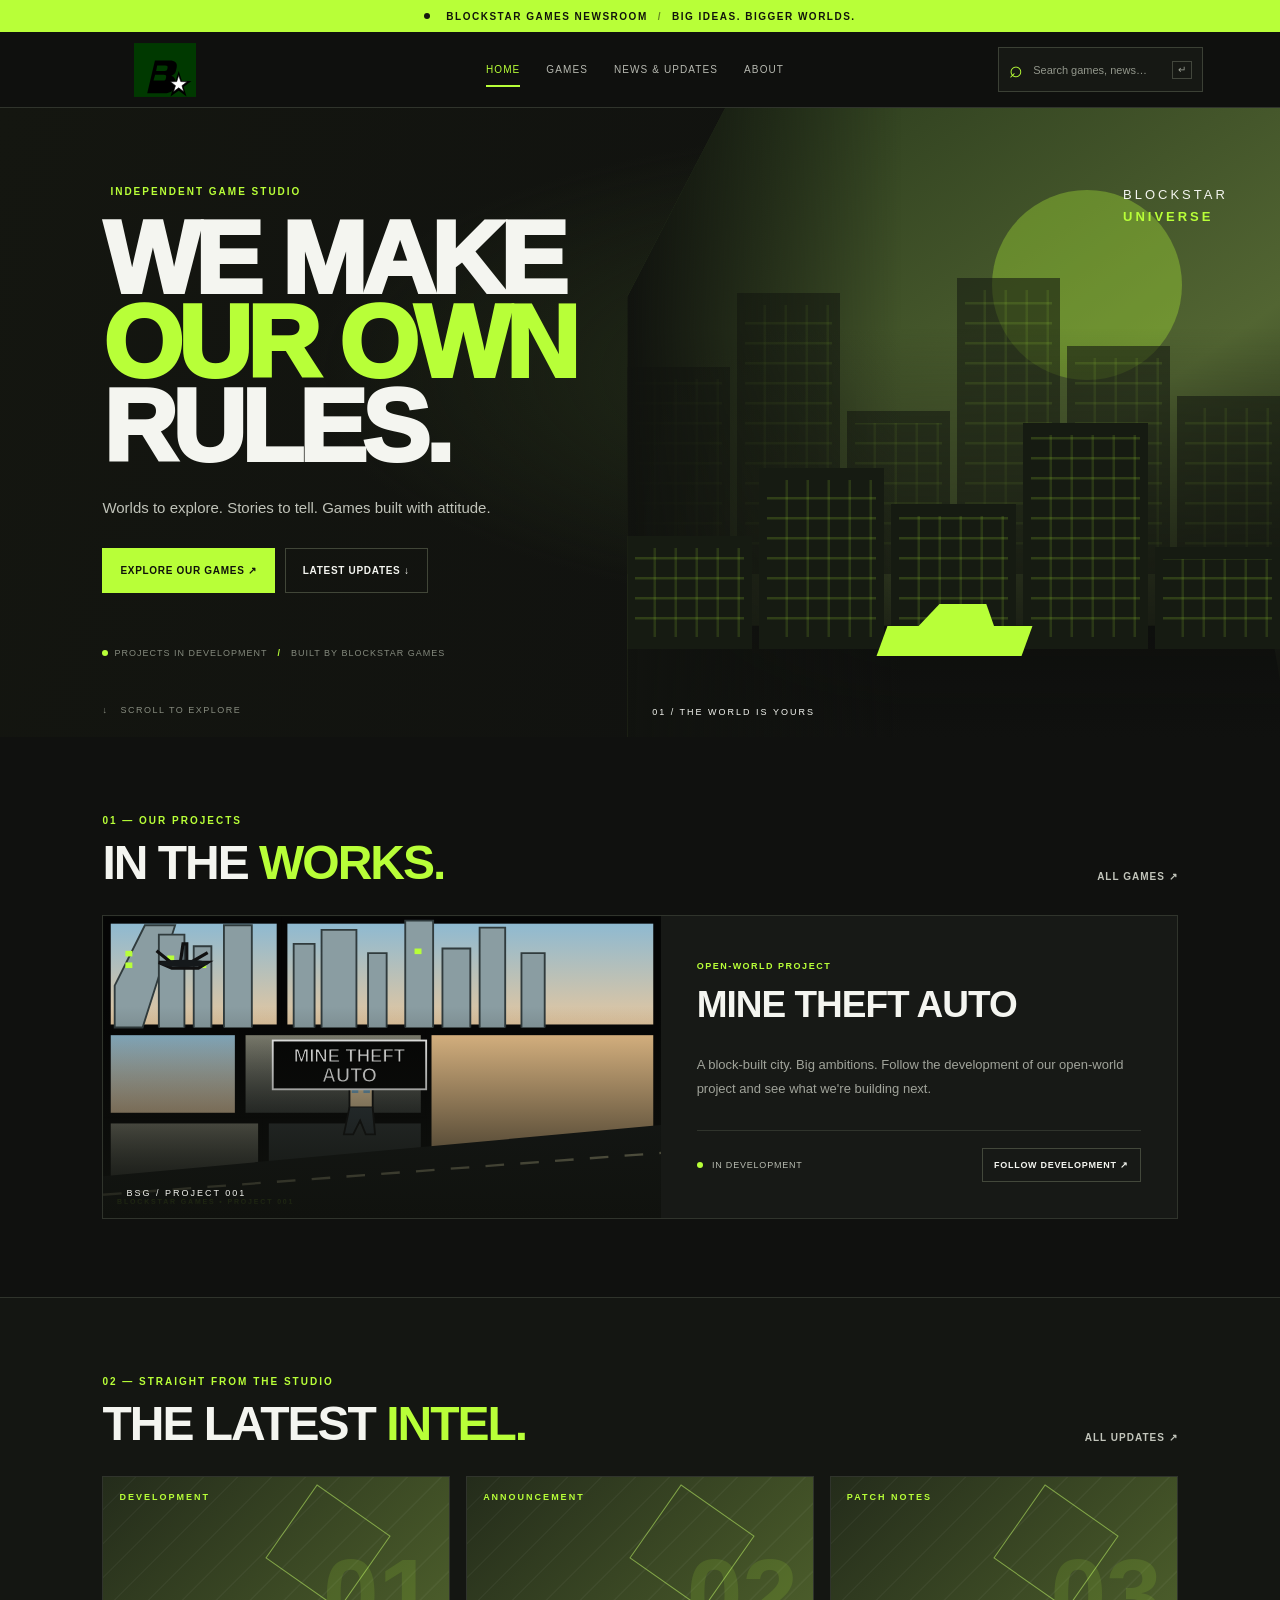
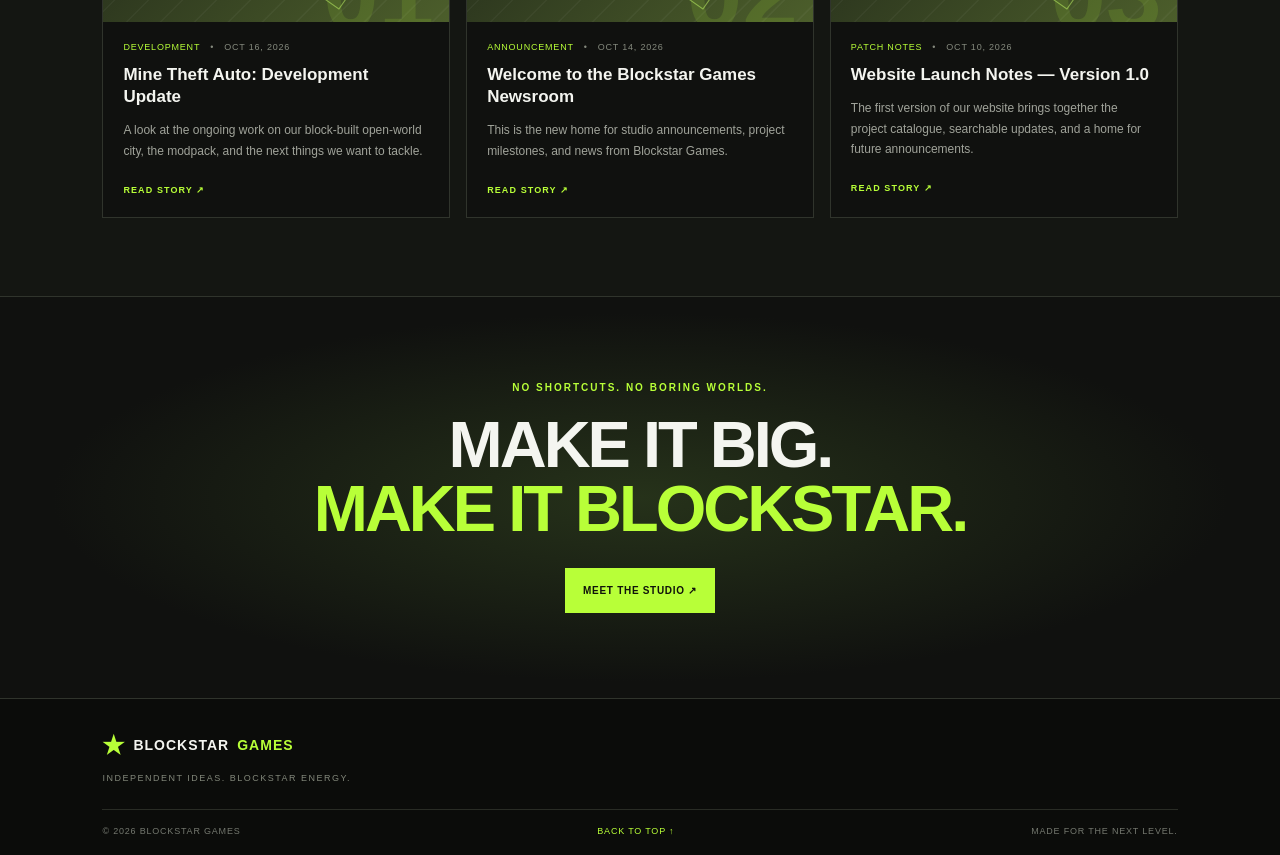
<file: index.html>
<!doctype html>
<html lang="en">
<head>
<meta charset="utf-8"><meta name="viewport" content="width=device-width,initial-scale=1"><meta name="theme-color" content="#10110f">
<meta name="description" content="Blockstar Games — games, studio news, and development updates.">
<title>Blockstar Games — Official Website</title><link rel="stylesheet" href="styles.css">
</head>
<body>
<div class="ticker"><span class="pulse"></span> BLOCKSTAR GAMES NEWSROOM <b>/</b> BIG IDEAS. BIGGER WORLDS.</div>
<header class="header"><a class="brand" href="#home"><img class="brand-logo" src="assets/blockstar-logo.svg" alt="Blockstar Games"><span class="sr-only">BLOCKSTAR GAMES</span></a><button id="menu" class="menu" aria-label="Toggle navigation">☰</button><nav id="nav"><a class="navlink active" href="#home">Home</a><a class="navlink" href="#games">Games</a><a class="navlink" href="#news">News & Updates</a><a class="navlink" href="#about">About</a></nav><label class="search"><span>⌕</span><input id="globalSearch" type="search" placeholder="Search games, news…" aria-label="Search website"><kbd>↵</kbd></label></header>
<main>
<section class="page active" id="home">
<section class="hero"><div class="hero-copy"><p class="eyebrow"><i></i> INDEPENDENT GAME STUDIO</p><h1>WE MAKE<br><span>OUR OWN</span><br>RULES.</h1><p class="lead">Worlds to explore. Stories to tell. Games built with attitude.</p><div class="actions"><a class="btn primary" href="#games">EXPLORE OUR GAMES ↗</a><a class="btn" href="#news">LATEST UPDATES ↓</a></div><p class="hero-foot"><span class="pulse"></span> PROJECTS IN DEVELOPMENT <b>/</b> BUILT BY BLOCKSTAR GAMES</p></div><div class="city" aria-label="Stylized fictional city"><div class="sun"></div><div class="city-label">BLOCKSTAR<br><strong>UNIVERSE</strong></div><div class="buildings back"><i></i><i></i><i></i><i></i><i></i><i></i></div><div class="buildings front"><i></i><i></i><i></i><i></i><i></i></div><div class="street"></div><div class="car"></div><small>01 / THE WORLD IS YOURS</small></div><div class="scrollhint">↓ &nbsp; SCROLL TO EXPLORE</div></section>
<section class="section"><div class="section-head"><div><p class="eyebrow">01 — OUR PROJECTS</p><h2>IN THE <span>WORKS.</span></h2></div><a class="textlink" href="#games">ALL GAMES ↗</a></div><article class="featured"><div class="feature-art"><img class="feature-image" src="assets/mine-theft-auto.svg" alt="Mine Theft Auto game artwork"><small>BSG / PROJECT 001</small></div><div class="feature-copy"><p class="tag">OPEN-WORLD PROJECT</p><h3>MINE THEFT AUTO</h3><p>A block-built city. Big ambitions. Follow the development of our open-world project and see what we're building next.</p><div class="feature-bottom"><span class="status"><i></i> IN DEVELOPMENT</span><a class="btn mini" href="#news">FOLLOW DEVELOPMENT ↗</a></div></div></article></section>
<section class="section dark"><div class="section-head"><div><p class="eyebrow">02 — STRAIGHT FROM THE STUDIO</p><h2>THE LATEST <span>INTEL.</span></h2></div><a class="textlink" href="#news">ALL UPDATES ↗</a></div><div class="news-grid" id="homeNews"></div></section>
<section class="manifesto"><p class="eyebrow">NO SHORTCUTS. NO BORING WORLDS.</p><h2>MAKE IT BIG.<br><span>MAKE IT BLOCKSTAR.</span></h2><a class="btn primary" href="#about">MEET THE STUDIO ↗</a></section>
</section>
<section class="page" id="games"><div class="page-banner"><p class="eyebrow">BLOCKSTAR GAMES / CATALOGUE</p><h1>OUR <span>GAMES.</span></h1><p>Every project starts somewhere. Here's what we're building.</p></div><div class="toolbar"><span class="count" id="gameCount">1 PROJECT / ALL PROJECTS</span><label class="page-search">⌕ <input id="gameSearch" type="search" placeholder="Find a game…" aria-label="Search games"></label></div><div class="games-grid" id="gamesGrid"></div></section>
<section class="page" id="news"><div class="page-banner"><p class="eyebrow">BLOCKSTAR GAMES / TRANSMISSIONS</p><h1>NEWS & <span>UPDATES.</span></h1><p>Development logs, announcements, patch notes, and studio news.</p></div><div class="toolbar"><span class="count" id="newsCount">LATEST STORIES / FROM THE STUDIO</span><label class="page-search">⌕ <input id="newsSearch" type="search" placeholder="Search updates…" aria-label="Search news"></label></div><div class="filters" id="filters"><button class="filter active" data-filter="All">All posts</button><button class="filter" data-filter="Development">Development</button><button class="filter" data-filter="Announcement">Announcements</button><button class="filter" data-filter="Patch Notes">Patch notes</button></div><div class="news-list" id="newsList"></div></section>
<section class="page" id="about"><div class="page-banner"><p class="eyebrow">BLOCKSTAR GAMES / WHO WE ARE</p><h1>SMALL STUDIO.<br><span>BIG IDEAS.</span></h1><p>We're here to build memorable games and share the journey along the way.</p></div><div class="about"><div class="about-mark"><img src="assets/blockstar-logo.svg" alt="Blockstar Games logo"></div><div><p class="eyebrow">THE BLOCKSTAR APPROACH</p><h2>BUILD IT.<br>BREAK IT.<br><span>MAKE IT BETTER.</span></h2><p>Blockstar Games is an independent game studio working on original projects. This website is the home for our games, announcements, and development updates.</p><p class="muted">The current articles are sample content to get the website started. Replace them with official studio news when you're ready.</p><a class="btn primary" href="#news">READ THE LATEST ↗</a></div></div></section>
<section class="page" id="results"><div class="page-banner"><p class="eyebrow">BLOCKSTAR GAMES / SEARCH</p><h1>SEARCH <span>RESULTS.</span></h1><p id="searchSummary">Find a game or story.</p></div><div class="results-grid" id="resultsGrid"></div></section>
</main>
<footer><a class="footer-brand" href="#home"><span>★</span> BLOCKSTAR <em>GAMES</em></a><p>INDEPENDENT IDEAS. BLOCKSTAR ENERGY.</p><div class="footer-bottom"><span>© <span id="year"></span> BLOCKSTAR GAMES</span><a href="#home">BACK TO TOP ↑</a><span>MADE FOR THE NEXT LEVEL.</span></div></footer><div class="toast" id="toast" role="status" aria-live="polite"></div><script src="script.js"></script></body></html>
</file>
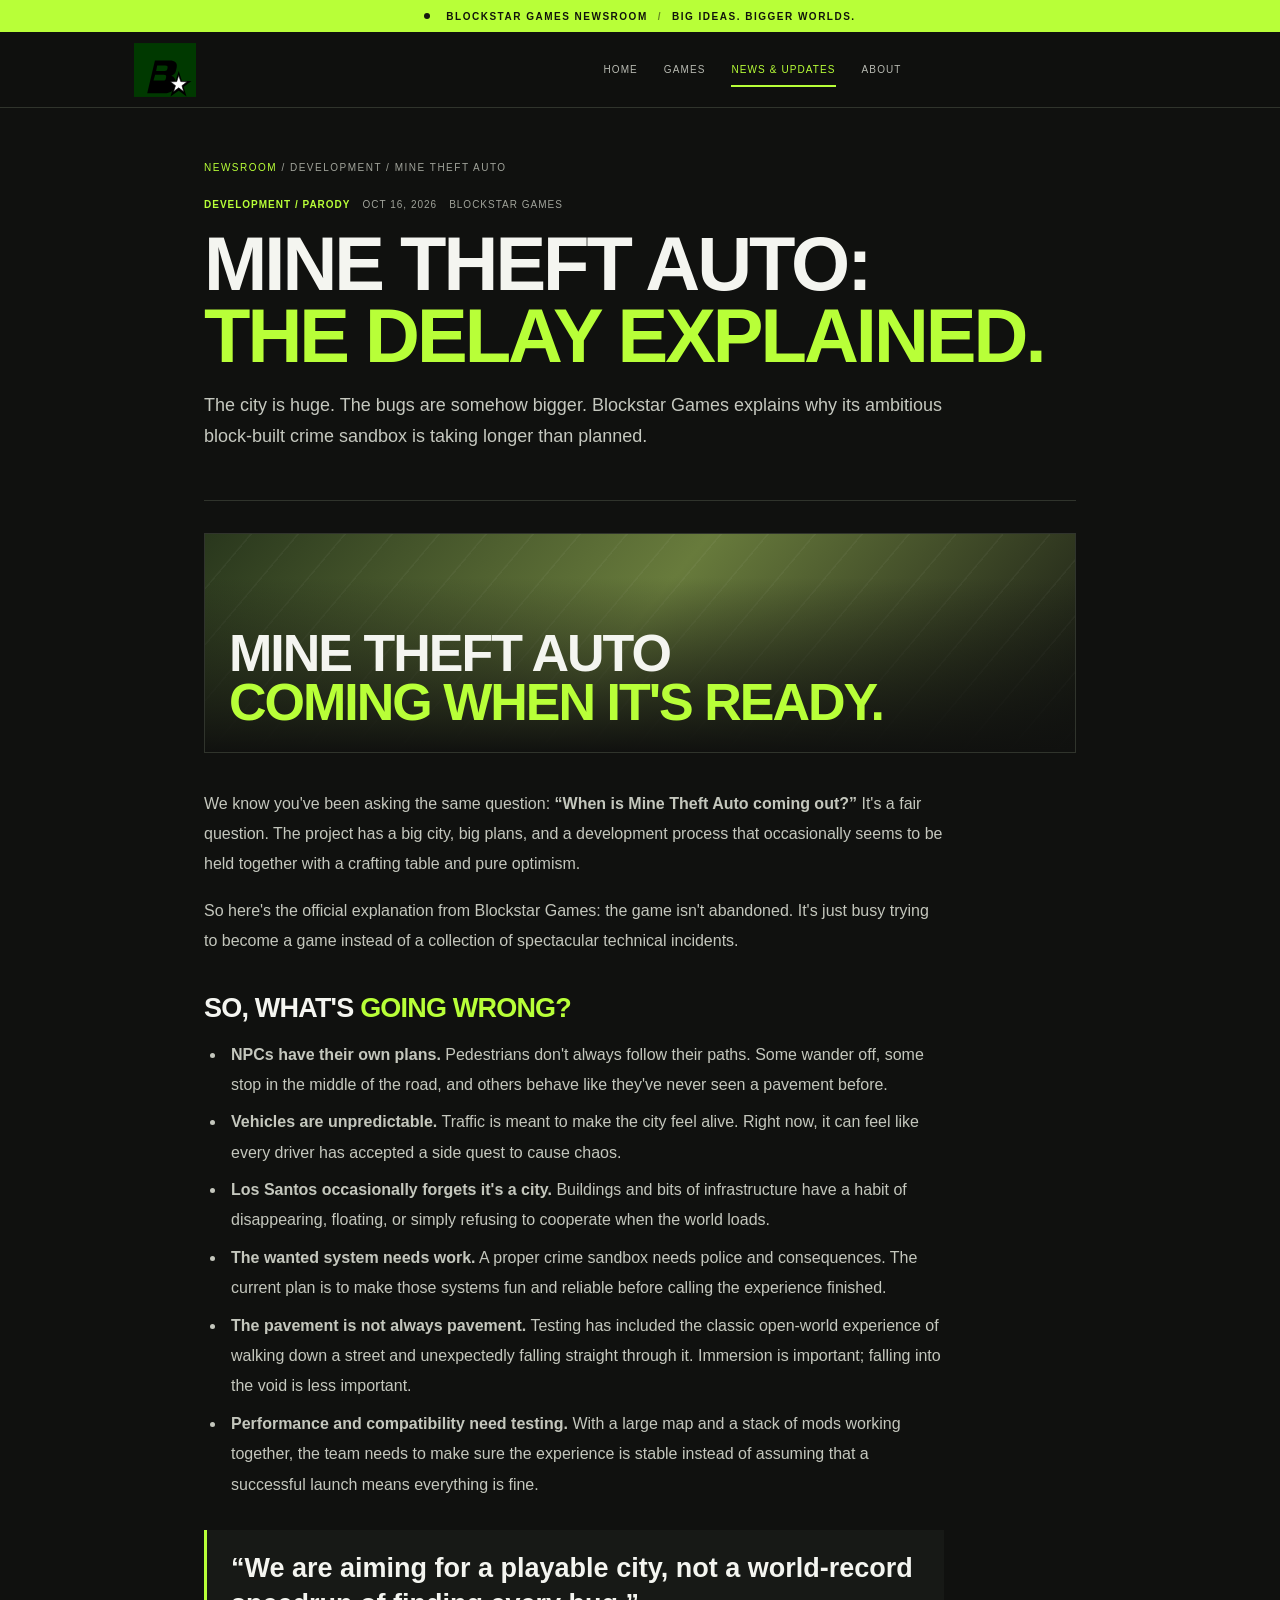
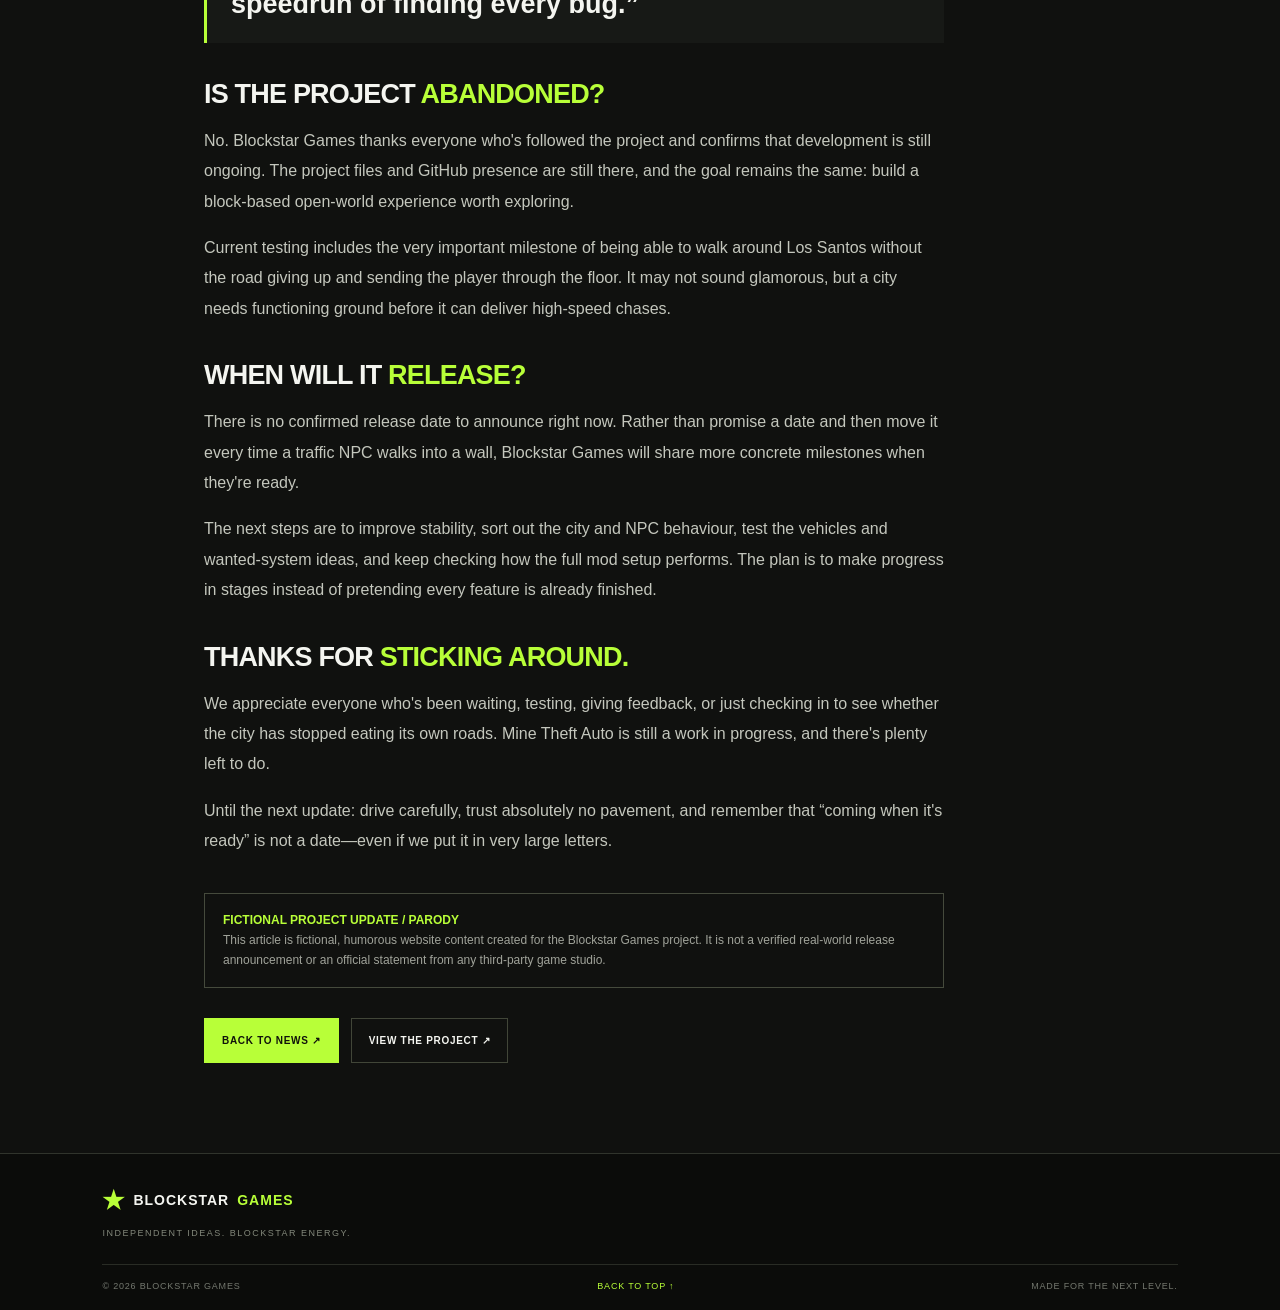
<file: delay-story.html>
<!doctype html>
<html lang="en">
<head>
<meta charset="utf-8">
<meta name="viewport" content="width=device-width,initial-scale=1">
<meta name="theme-color" content="#10110f">
<meta name="description" content="Blockstar Games explains the fictional development delays behind Mine Theft Auto.">
<title>Mine Theft Auto Delays Explained — Blockstar Games</title>
<link rel="stylesheet" href="styles.css">
<style>
.article-wrap{max-width:920px;margin:0 auto;padding:54px 24px 90px}.crumbs{font-size:10px;letter-spacing:1.5px;text-transform:uppercase;color:#a0a39a;margin-bottom:26px}.crumbs a{color:#b8ff38}.article-head{border-bottom:1px solid #30342c;padding-bottom:30px;margin-bottom:32px}.article-head h1{font-size:clamp(38px,7vw,76px);line-height:.95;letter-spacing:-3px;margin:18px 0}.article-head h1 span{color:#b8ff38}.article-deck{font-size:18px;line-height:1.7;color:#c5c8bf;max-width:740px}.article-meta{display:flex;flex-wrap:wrap;gap:12px;color:#a0a39a;font-size:10px;letter-spacing:1px}.article-tag{color:#b8ff38;font-weight:900}.article-hero{margin:30px 0 36px;border:1px solid #30342c;position:relative;overflow:hidden;background:linear-gradient(130deg,#29371d,#687b3c 48%,#141612);min-height:220px;display:flex;align-items:flex-end;padding:24px}.article-hero:before{content:"";position:absolute;inset:0;background:linear-gradient(0deg,#10110f,transparent 80%),repeating-linear-gradient(130deg,transparent 0 34px,#ffffff0a 35px 36px)}.article-hero strong{position:relative;font-size:clamp(28px,5vw,52px);letter-spacing:-2px;line-height:.95}.article-body{max-width:740px}.article-body p{font-size:16px;line-height:1.9;color:#c4c7bd}.article-body h2{font-size:27px;letter-spacing:-.8px;margin:36px 0 10px}.article-body h2 span{color:#b8ff38}.article-body ul{padding-left:22px;color:#c4c7bd;line-height:1.9}.article-body li{padding-left:5px;margin:7px 0}.pullquote{margin:30px 0;padding:20px 24px;border-left:3px solid #b8ff38;background:#171916;font-size:clamp(20px,3vw,27px);font-weight:900;line-height:1.35}.disclaimer{margin-top:36px;border:1px solid #454a3c;padding:16px 18px;color:#a0a39a;font-size:12px;line-height:1.7}.article-actions{display:flex;gap:12px;flex-wrap:wrap;margin-top:30px}@media(max-width:600px){.article-wrap{padding:35px 18px 60px}.article-body p{font-size:15px}.article-hero{min-height:180px}}
</style>
</head>
<body>
<div class="ticker"><span class="pulse"></span> BLOCKSTAR GAMES NEWSROOM <b>/</b> BIG IDEAS. BIGGER WORLDS.</div>
<header class="header"><a class="brand" href="index.html#home"><img class="brand-logo" src="assets/blockstar-logo.svg" alt="Blockstar Games"><span class="sr-only">BLOCKSTAR GAMES</span></a><button id="menu" class="menu" aria-label="Toggle navigation">☰</button><nav id="nav"><a class="navlink" href="index.html#home">Home</a><a class="navlink" href="index.html#games">Games</a><a class="navlink active" href="index.html#news">News &amp; Updates</a><a class="navlink" href="index.html#about">About</a></nav></header>
<main>
<div class="article-wrap">
<div class="crumbs"><a href="index.html#news">NEWSROOM</a> / DEVELOPMENT / MINE THEFT AUTO</div>
<header class="article-head">
<div class="article-meta"><span class="article-tag">DEVELOPMENT / PARODY</span><span>OCT 16, 2026</span><span>BLOCKSTAR GAMES</span></div>
<h1>MINE THEFT AUTO:<br><span>THE DELAY EXPLAINED.</span></h1>
<p class="article-deck">The city is huge. The bugs are somehow bigger. Blockstar Games explains why its ambitious block-built crime sandbox is taking longer than planned.</p>
</header>
<div class="article-hero"><strong>MINE THEFT AUTO<br><span style="color:#b8ff38">COMING WHEN IT'S READY.</span></strong></div>
<article class="article-body">
<p>We know you've been asking the same question: <strong>“When is Mine Theft Auto coming out?”</strong> It's a fair question. The project has a big city, big plans, and a development process that occasionally seems to be held together with a crafting table and pure optimism.</p>
<p>So here's the official explanation from Blockstar Games: the game isn't abandoned. It's just busy trying to become a game instead of a collection of spectacular technical incidents.</p>
<h2>SO, WHAT'S <span>GOING WRONG?</span></h2>
<ul>
<li><strong>NPCs have their own plans.</strong> Pedestrians don't always follow their paths. Some wander off, some stop in the middle of the road, and others behave like they've never seen a pavement before.</li>
<li><strong>Vehicles are unpredictable.</strong> Traffic is meant to make the city feel alive. Right now, it can feel like every driver has accepted a side quest to cause chaos.</li>
<li><strong>Los Santos occasionally forgets it's a city.</strong> Buildings and bits of infrastructure have a habit of disappearing, floating, or simply refusing to cooperate when the world loads.</li>
<li><strong>The wanted system needs work.</strong> A proper crime sandbox needs police and consequences. The current plan is to make those systems fun and reliable before calling the experience finished.</li>
<li><strong>The pavement is not always pavement.</strong> Testing has included the classic open-world experience of walking down a street and unexpectedly falling straight through it. Immersion is important; falling into the void is less important.</li>
<li><strong>Performance and compatibility need testing.</strong> With a large map and a stack of mods working together, the team needs to make sure the experience is stable instead of assuming that a successful launch means everything is fine.</li>
</ul>
<div class="pullquote">“We are aiming for a playable city, not a world-record speedrun of finding every bug.”</div>
<h2>IS THE PROJECT <span>ABANDONED?</span></h2>
<p>No. Blockstar Games thanks everyone who's followed the project and confirms that development is still ongoing. The project files and GitHub presence are still there, and the goal remains the same: build a block-based open-world experience worth exploring.</p>
<p>Current testing includes the very important milestone of being able to walk around Los Santos without the road giving up and sending the player through the floor. It may not sound glamorous, but a city needs functioning ground before it can deliver high-speed chases.</p>
<h2>WHEN WILL IT <span>RELEASE?</span></h2>
<p>There is no confirmed release date to announce right now. Rather than promise a date and then move it every time a traffic NPC walks into a wall, Blockstar Games will share more concrete milestones when they're ready.</p>
<p>The next steps are to improve stability, sort out the city and NPC behaviour, test the vehicles and wanted-system ideas, and keep checking how the full mod setup performs. The plan is to make progress in stages instead of pretending every feature is already finished.</p>
<h2>THANKS FOR <span>STICKING AROUND.</span></h2>
<p>We appreciate everyone who's been waiting, testing, giving feedback, or just checking in to see whether the city has stopped eating its own roads. Mine Theft Auto is still a work in progress, and there's plenty left to do.</p>
<p>Until the next update: drive carefully, trust absolutely no pavement, and remember that “coming when it's ready” is not a date—even if we put it in very large letters.</p>
<div class="disclaimer"><strong style="color:#b8ff38">FICTIONAL PROJECT UPDATE / PARODY</strong><br>This article is fictional, humorous website content created for the Blockstar Games project. It is not a verified real-world release announcement or an official statement from any third-party game studio.</div>
<div class="article-actions"><a class="btn primary" href="index.html#news">BACK TO NEWS ↗</a><a class="btn" href="index.html#games">VIEW THE PROJECT ↗</a></div>
</article>
</div>
</main>
<footer><a class="footer-brand" href="index.html#home"><span>★</span> BLOCKSTAR <em>GAMES</em></a><p>INDEPENDENT IDEAS. BLOCKSTAR ENERGY.</p><div class="footer-bottom"><span>© <span id="year"></span> BLOCKSTAR GAMES</span><a href="#top">BACK TO TOP ↑</a><span>MADE FOR THE NEXT LEVEL.</span></div></footer>
<script>document.querySelector('#year').textContent=new Date().getFullYear();document.querySelector('#menu').addEventListener('click',()=>document.querySelector('#nav').classList.toggle('open'));</script>
</body></html>
</file>
<file: styles.css>
:root{--bg:#10110f;--panel:#171916;--green:#b8ff38;--white:#f4f5f0;--muted:#a0a39a;--line:#30342c}*{box-sizing:border-box}html{scroll-behavior:smooth;scroll-padding-top:90px}body{margin:0;background:var(--bg);color:var(--white);font-family:Arial,Helvetica,sans-serif;overflow-x:hidden}a{color:inherit;text-decoration:none}button,input{font:inherit}.ticker{height:32px;background:var(--green);color:#11150b;display:flex;align-items:center;justify-content:center;gap:10px;font-size:10px;letter-spacing:1.5px;font-weight:900}.pulse{display:inline-block;width:6px;height:6px;border-radius:50%;background:var(--green);margin-right:6px}.ticker .pulse{background:#15190d}.ticker b{opacity:.5}.header{height:76px;padding:0 6%;display:flex;align-items:center;gap:30px;border-bottom:1px solid var(--line);background:#10110ff2;position:sticky;top:0;z-index:10;backdrop-filter:blur(12px)}.brand{display:flex;align-items:center;gap:8px;min-width:195px;font-size:14px;font-weight:900;letter-spacing:1px}.brand em,.footer-brand em{font-style:normal;color:var(--green)}.brandstar{font-size:29px;color:var(--green)}nav{display:flex;align-items:center;gap:26px;margin:auto}.navlink{font-size:10px;letter-spacing:1.1px;text-transform:uppercase;color:#b7b9b1;padding:30px 0;position:relative}.navlink:hover,.navlink.active{color:var(--green)}.navlink.active:after{content:"";height:2px;background:var(--green);position:absolute;bottom:18px;left:0;right:0}.search{display:flex;align-items:center;gap:8px;width:205px;padding:8px 10px;border:1px solid #3b4035;background:#161814;color:var(--green)}.search>span,.page-search{font-size:23px}.search input,.page-search input{width:100%;min-width:0;background:transparent;border:0;outline:0;color:var(--white);font-size:11px}.search input::placeholder,.page-search input::placeholder{color:#92968b}.search kbd{font-size:10px;color:#999d92;border:1px solid #42463c;padding:2px 5px}.menu{display:none;background:none;border:1px solid var(--line);color:var(--green);padding:8px}.page{display:none}.page.active{display:block}.hero{min-height:620px;padding:78px 8% 70px;position:relative;display:flex;align-items:center;overflow:hidden;background:radial-gradient(ellipse at 75% 42%,#27331a,transparent 48%),linear-gradient(110deg,#141610,#10110f 75%)}.hero-copy{position:relative;z-index:2;width:56%}.eyebrow{display:flex;align-items:center;gap:8px;color:var(--green);font-size:10px;font-weight:900;letter-spacing:2px;margin:0 0 20px}.hero h1{font-size:clamp(62px,8vw,106px);line-height:.82;letter-spacing:-5px;margin:0 0 26px;font-weight:1000}.hero h1 span,.section-head h2 span,.page-banner h1 span,.manifesto h2 span,.about h2 span{color:var(--green)}.lead{font-size:15px;line-height:1.7;color:#c0c3b9;max-width:390px}.actions{display:flex;gap:10px;flex-wrap:wrap;margin-top:28px}.btn{display:inline-flex;align-items:center;justify-content:center;gap:13px;min-height:45px;padding:0 17px;border:1px solid #414638;font-size:10px;letter-spacing:.7px;font-weight:900;transition:.2s}.btn:hover{border-color:var(--green);color:var(--green)}.btn.primary{background:var(--green);color:#10130b;border-color:var(--green)}.btn.primary:hover{background:#d0ff80}.hero-foot{display:flex;align-items:center;flex-wrap:wrap;margin-top:55px;font-size:9px;letter-spacing:1px;color:#858a7e}.hero-foot b{margin:0 10px;color:var(--green)}.city{position:absolute;right:0;top:0;width:51%;height:100%;overflow:hidden;background:linear-gradient(145deg,#27371b,#526532 60%,#171b12);clip-path:polygon(15% 0,100% 0,100% 100%,0 100%,0 30%)}.city:after{content:"";position:absolute;inset:0;background:linear-gradient(90deg,#11130f 0%,transparent 42%),linear-gradient(0deg,#10110f,transparent 65%)}.sun{position:absolute;width:190px;height:190px;border-radius:50%;right:15%;top:13%;background:#b8ff3850}.city-label{position:absolute;right:8%;top:12%;font-size:13px;letter-spacing:3px;line-height:1.7;z-index:1}.city-label strong{color:var(--green)}.buildings{position:absolute;left:0;right:0;display:flex;align-items:flex-end;gap:7px}.buildings i{display:block;flex:1;background:#161b12;position:relative}.buildings i:after{content:"";position:absolute;inset:12px 8px;background:repeating-linear-gradient(0deg,transparent 0 17px,#b8ff3828 18px 20px),repeating-linear-gradient(90deg,transparent 0 18px,#b8ff3820 19px 21px)}.buildings.back{height:47%;bottom:26%;opacity:.6}.back i:nth-child(1){height:70%}.back i:nth-child(2){height:95%}.back i:nth-child(3){height:55%}.back i:nth-child(4){height:100%}.back i:nth-child(5){height:77%}.back i:nth-child(6){height:60%}.buildings.front{height:36%;bottom:14%;z-index:1}.front i:nth-child(1){height:50%}.front i:nth-child(2){height:80%}.front i:nth-child(3){height:64%}.front i:nth-child(4){height:100%}.front i:nth-child(5){height:45%}.street{position:absolute;bottom:0;left:0;right:0;height:18%;background:#0a0c09;transform:perspective(100px) rotateX(3deg)}.car{position:absolute;z-index:2;bottom:13%;left:39%;width:145px;height:30px;background:var(--green);transform:skewX(-20deg)}.car:before{content:"";position:absolute;left:30px;top:-22px;width:78px;height:24px;background:var(--green);clip-path:polygon(18% 0,78% 0,100% 100%,0 100%)}.city small{position:absolute;z-index:2;bottom:20px;left:25px;font-size:9px;letter-spacing:2px}.scrollhint{position:absolute;bottom:22px;left:8%;font-size:9px;letter-spacing:1.5px;color:#888d80}.section{padding:78px 8%}.section-head{display:flex;justify-content:space-between;align-items:flex-end;margin-bottom:28px;gap:20px}.section-head .eyebrow{margin-bottom:13px}.section-head h2{font-size:clamp(30px,4vw,48px);letter-spacing:-2px;line-height:1;margin:0}.textlink{font-size:10px;font-weight:900;letter-spacing:1px;color:#c2c5bb;padding-bottom:5px}.textlink:hover{color:var(--green)}.featured{display:grid;grid-template-columns:1.08fr 1fr;border:1px solid var(--line);background:var(--panel)}.feature-art{min-height:300px;position:relative;overflow:hidden;background:linear-gradient(135deg,#28381b,#7d9144 55%,#171b12)}.feature-art:after{content:"";position:absolute;inset:0;background:linear-gradient(0deg,#10120e,transparent 70%)}.feature-mark{position:absolute;top:23px;left:24px;font-size:36px;color:var(--green);z-index:2;font-weight:900}.feature-city{position:absolute;bottom:0;left:0;right:0;height:55%;background:#161b12;clip-path:polygon(0 50%,10% 50%,10% 30%,23% 30%,23% 10%,38% 10%,38% 40%,52% 40%,52% 0,66% 0,66% 33%,79% 33%,79% 20%,90% 20%,90% 50%,100% 50%,100% 100%,0 100%)}.feature-car{position:absolute;bottom:17%;left:33%;width:145px;height:29px;background:var(--green);transform:skewX(-20deg);z-index:2}.feature-car:before{content:"";position:absolute;left:33px;top:-21px;width:75px;height:23px;background:var(--green);clip-path:polygon(15% 0,75% 0,100% 100%,0 100%)}.feature-art small{position:absolute;z-index:3;bottom:20px;left:23px;font-size:9px;letter-spacing:2px}.feature-copy{padding:36px;display:flex;flex-direction:column;justify-content:center}.tag{font-size:9px;letter-spacing:1.5px;color:var(--green);font-weight:900;margin-bottom:13px}.feature-copy h3{font-size:clamp(25px,3vw,37px);letter-spacing:-1px;margin:0 0 14px}.feature-copy>p:not(.tag){color:var(--muted);font-size:13px;line-height:1.8}.feature-bottom{border-top:1px solid var(--line);margin-top:17px;padding-top:17px;display:flex;align-items:center;justify-content:space-between;gap:10px;flex-wrap:wrap}.status{font-size:9px;letter-spacing:.8px;color:#b8bcb1}.status i{display:inline-block;width:6px;height:6px;border-radius:50%;background:var(--green);margin-right:6px}.mini{min-height:34px;border:1px solid #43483b;font-size:9px;padding:0 11px}.mini:hover{border-color:var(--green);color:var(--green)}.dark{background:#141612;border-top:1px solid var(--line)}.news-grid{display:grid;grid-template-columns:repeat(3,minmax(0,1fr));gap:16px}.newscard{border:1px solid var(--line);background:var(--bg);transition:transform .2s,border-color .2s;min-width:0}.newscard:hover{transform:translateY(-4px);border-color:#657c38}.newsart{height:145px;position:relative;overflow:hidden;background:linear-gradient(135deg,#242c1b,#4c5e2b)}.newsart:before{content:"";position:absolute;inset:0;background:repeating-linear-gradient(135deg,transparent 0 22px,#ffffff0a 23px 24px)}.artnum{position:absolute;right:15px;bottom:-22px;font-size:100px;font-weight:900;color:#b8ff3820;line-height:1}.arttype{position:absolute;top:15px;left:16px;color:var(--green);font-size:9px;letter-spacing:2px;font-weight:900}.artshape{position:absolute;width:90px;height:90px;border:1px solid #c8ff6b80;transform:rotate(35deg);right:22%;top:25px}.newscontent{padding:20px}.meta{display:flex;gap:10px;align-items:center;color:#858a7e;font-size:9px;letter-spacing:.8px;margin-bottom:12px}.category{color:var(--green)}.newscontent h3{font-size:17px;line-height:1.3;margin:0 0 10px}.newscontent p{font-size:12px;color:var(--muted);line-height:1.7;margin-bottom:18px}.read{font-size:9px;letter-spacing:1.1px;font-weight:900;color:var(--green);background:none;border:0;padding:0;cursor:pointer}.read:hover{text-decoration:underline}.manifesto{text-align:center;padding:85px 20px;border-top:1px solid var(--line);background:radial-gradient(ellipse at center,#26321a,transparent 65%)}.manifesto>.eyebrow{justify-content:center}.manifesto h2{font-size:clamp(34px,6vw,65px);letter-spacing:-3px;line-height:.98;margin:0 0 27px}.page-banner{padding:78px 8% 55px;border-bottom:1px solid var(--line);background:radial-gradient(ellipse at 75% 30%,#27331a,transparent 42%),#141612}.page-banner h1{font-size:clamp(48px,7vw,80px);letter-spacing:-3px;margin:0 0 18px}.page-banner>p:last-child{color:var(--muted);font-size:14px;line-height:1.7;margin:0;max-width:560px}.toolbar{padding:21px 8%;display:flex;justify-content:space-between;align-items:center;gap:18px;border-bottom:1px solid var(--line)}.count{font-size:10px;letter-spacing:1.2px;color:var(--green);font-weight:900}.page-search{display:flex;align-items:center;gap:9px;width:245px;border-bottom:1px solid #515747;color:var(--green);padding:3px 0}.page-search input{font-size:12px;padding:8px 0}.games-grid{padding:32px 8% 75px;display:grid;grid-template-columns:repeat(2,minmax(0,1fr));gap:18px}.gamecard{border:1px solid var(--line);background:var(--panel)}.gameart{height:210px;position:relative;overflow:hidden;background:linear-gradient(135deg,#27371b,#70853b)}.gameart:after{content:"";position:absolute;inset:0;background:linear-gradient(0deg,#10120e,transparent)}.gameart .artnum{font-size:110px;bottom:-25px}.gameinfo{padding:23px}.gameinfo h3{font-size:24px;margin:0 0 10px}.gameinfo p{color:var(--muted);font-size:12px;line-height:1.8}.filters{display:flex;gap:8px;flex-wrap:wrap;padding:23px 8% 0}.filter{border:1px solid var(--line);background:transparent;color:#aeb2a7;padding:9px 13px;font-size:10px;cursor:pointer}.filter:hover,.filter.active{background:var(--green);border-color:var(--green);color:#10130b}.news-list{padding:23px 8% 75px;display:grid;gap:13px}.newsrow{display:grid;grid-template-columns:170px 1fr;gap:22px;padding:17px;border:1px solid var(--line);background:var(--panel)}.newsrow .newsart{height:130px}.newsrow h3{font-size:20px;margin:8px 0}.newsrow p{font-size:12px;line-height:1.7;color:var(--muted);margin-bottom:12px}.about{padding:70px 10%;display:grid;grid-template-columns:1fr 1.5fr;gap:40px;align-items:center}.about-mark{font-size:clamp(140px,25vw,300px);line-height:.8;letter-spacing:-20px;font-weight:1000;color:var(--green);text-shadow:10px 10px 0 #34451e}.about-mark span{font-size:.55em;color:var(--white)}.about h2{font-size:clamp(35px,5vw,58px);letter-spacing:-2px;line-height:.98}.about>div:last-child>p:not(.eyebrow){max-width:550px;font-size:13px;line-height:1.9;color:#c0c3b9}.about .muted{color:#777c70!important}.results-grid{padding:30px 8% 75px;display:grid;grid-template-columns:repeat(2,minmax(0,1fr));gap:15px}.resultitem{padding:22px;border:1px solid var(--line);background:var(--panel)}.resultitem .tag{margin-bottom:9px}.resultitem h3{font-size:20px;margin:0 0 9px}.resultitem p{font-size:12px;color:var(--muted);line-height:1.7}.empty{grid-column:1/-1;padding:45px 20px;border:1px dashed #42483a;text-align:center;color:var(--muted)}.empty b{display:block;color:var(--white);font-size:18px;margin-bottom:8px}footer{padding:32px 8% 19px;border-top:1px solid var(--line);background:#0b0c0a}.footer-brand{display:inline-flex;align-items:center;gap:8px;font-weight:900;letter-spacing:1px;font-size:14px}.footer-brand span{font-size:25px;color:var(--green)}footer>p{font-size:9px;letter-spacing:1.5px;color:#82877a;margin:13px 0 26px}.footer-bottom{display:flex;justify-content:space-between;gap:15px;border-top:1px solid #292c25;padding-top:16px;font-size:9px;letter-spacing:.8px;color:#74786f}.footer-bottom a{color:var(--green)}.toast{position:fixed;bottom:22px;left:50%;transform:translate(-50%,20px);background:var(--green);color:#11150b;font-size:12px;font-weight:800;padding:12px 18px;opacity:0;pointer-events:none;transition:.25s;z-index:30;max-width:90vw}.toast.show{opacity:1;transform:translate(-50%,0)}@media(max-width:900px){.header{padding:0 4%;gap:14px}.brand{min-width:auto}.search{width:175px}nav{gap:14px}.navlink{font-size:9px}.hero{padding-left:6%;padding-right:6%}.hero-copy{width:60%}.city{width:50%;opacity:.8}.section{padding:65px 6%}.feature-copy{padding:25px}.toolbar,.filters,.news-list,.games-grid,.results-grid{padding-left:6%;padding-right:6%}}@media(max-width:680px){.ticker{font-size:8px;letter-spacing:1px}.header{height:66px;flex-wrap:wrap;justify-content:space-between}.brand{font-size:12px}.menu{display:block;margin-left:auto}nav{display:none;position:absolute;top:65px;left:0;right:0;background:#141612;border-bottom:1px solid var(--line);padding:10px 6% 18px;align-items:stretch;flex-direction:column;gap:0}nav.open{display:flex}.navlink{padding:13px 0;font-size:11px}.navlink.active:after{bottom:6px;right:auto;width:45px}.search{width:100%;display:none}.hero{min-height:620px;align-items:flex-start;padding:64px 6% 75px}.hero-copy{width:100%}.hero h1{font-size:clamp(55px,15vw,82px);letter-spacing:-3px}.lead{max-width:310px}.city{width:100%;top:250px;opacity:.43;clip-path:none}.city:after{background:linear-gradient(90deg,#141610 0%,transparent 90%),linear-gradient(0deg,#11130f,transparent 70%)}.hero-foot{font-size:8px;max-width:300px}.scrollhint{left:6%}.section{padding:53px 5%}.section-head{align-items:flex-start}.section-head h2{font-size:31px}.section-head .eyebrow{font-size:8px;letter-spacing:1.2px}.textlink{font-size:8px;white-space:nowrap}.featured{grid-template-columns:1fr}.feature-art{min-height:215px}.feature-copy{padding:24px}.news-grid{grid-template-columns:1fr}.manifesto{padding:65px 14px}.manifesto h2{letter-spacing:-1.5px}.footer-bottom{flex-wrap:wrap;font-size:8px}.footer-bottom span:last-child{display:none}.page-banner{padding:55px 6% 38px}.page-banner h1{letter-spacing:-3px}.toolbar{padding:18px 6%;align-items:flex-start;flex-direction:column}.page-search{width:100%}.games-grid,.results-grid{grid-template-columns:1fr;padding:22px 5% 55px}.filters{padding:18px 5% 0}.news-list{padding:18px 5% 55px}.newsrow{grid-template-columns:1fr;gap:13px}.newsrow .newsart{height:145px}.about{padding:45px 7%;grid-template-columns:1fr;gap:28px}.about-mark{font-size:150px}.about h2{font-size:42px}}
/* Official project artwork */
.brand-logo{display:block;width:176px;height:54px;object-fit:contain}
.sr-only{position:absolute;width:1px;height:1px;padding:0;margin:-1px;overflow:hidden;clip:rect(0,0,0,0);white-space:nowrap;border:0}
.feature-art{background:#050605}
.feature-image{position:absolute;inset:0;width:100%;height:100%;object-fit:cover}
.feature-art:after{pointer-events:none}
.about-mark{letter-spacing:0;text-shadow:none}
.about-mark img{display:block;width:min(100%,330px);height:auto}
.gameart{background-image:linear-gradient(0deg,#10120e40,transparent),url('assets/mine-theft-auto.svg');background-size:cover;background-position:center}
.gameart .artnum{display:none}
@media(max-width:760px){.brand-logo{width:145px;height:46px}.about-mark img{width:min(85%,260px)}}
</file>
